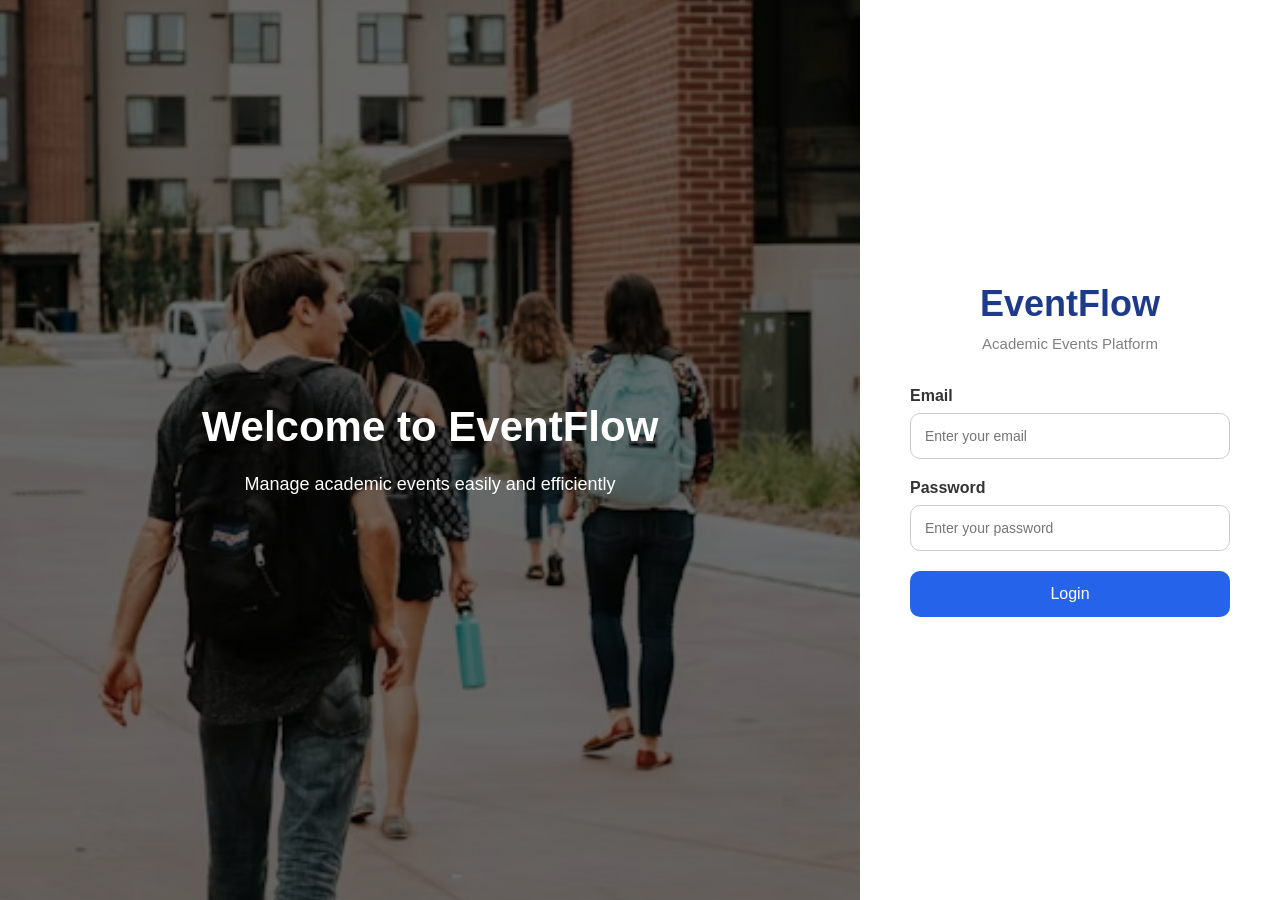
<file: eventFlow/index.html>
<!DOCTYPE html>
<html lang="es">
<head>
    <meta charset="UTF-8">
    <meta name="viewport" content="width=device-width, initial-scale=1.0">
    <title>EventFlow</title>
    
    <!-- Estilos en orden -->
    <link rel="stylesheet" href="css/styles.css">
    <link rel="stylesheet" href="css/login.css">
    <link rel="stylesheet" href="css/dashboard.css">
</head>
<body>
    <div id="app"></div>

    <!-- Scripts en orden correcto -->
    <script src="js/dashboard.js"></script>
    <script src="js/login.js"></script>
</body>
</html>
</file>
<file: eventFlow/css/styles.css>
/* Reset */
*{
    margin: 0;
    padding: 0;
    box-sizing: border-box;
}

/* Body */
body{
    font-family: Arial, Helvetica, sans-serif;
    background-color: #f4f7fb;
}
</file>
<file: eventFlow/css/login.css>
/* Reset */
*{
    margin:0;
    padding:0;
    box-sizing:border-box;
}

/* Contenedor login */
.login-container{
    width:100%;
    min-height:100vh;
    display:flex;
    font-family:Arial, Helvetica, sans-serif;
    background-color:#f4f7fb;
}

/* Imagen lateral */
.login-image{
    flex:1;
    background-image:url("../assets/images/login-bg.jpg");
    background-size:cover;
    background-position:center;
    position:relative;
    display:flex;
    justify-content:center;
    align-items:center;
}

/* Overlay */
.overlay{
    width:100%;
    height:100%;
    background-color:rgba(0,0,0,0.5);
    color:white;
    display:flex;
    flex-direction:column;
    justify-content:center;
    align-items:center;
    padding:40px;
    text-align:center;
}

/* Texto overlay */
.overlay h2{
    font-size:42px;
    margin-bottom:20px;
}

.overlay p{
    font-size:18px;
    max-width:400px;
    line-height:1.5;
}

/* Tarjeta login */
.login-card{
    width:420px;
    background-color:white;
    padding:50px;
    display:flex;
    flex-direction:column;
    justify-content:center;
    box-shadow:-5px 0 15px rgba(0,0,0,0.1);
}

/* Título */
.login-card h1{
    text-align:center;
    color:#1e3a8a;
    margin-bottom:10px;
    font-size:36px;
}

/* Subtítulo */
.subtitle{
    text-align:center;
    color:gray;
    margin-bottom:35px;
    font-size:15px;
}

/* Grupo formulario */
.form-group{
    margin-bottom:20px;
}

/* Labels */
.form-group label{
    display:block;
    margin-bottom:8px;
    font-weight:bold;
    color:#333;
}

/* Inputs */
.form-group input{
    width:100%;
    padding:14px;
    border:1px solid #ccc;
    border-radius:10px;
    font-size:14px;
    transition:0.3s;
}

/* Focus inputs */
.form-group input:focus{
    outline:none;
    border-color:#2563eb;
    box-shadow:0 0 8px rgba(37,99,235,0.3);
}

/* Botón */
button{
    width:100%;
    padding:14px;
    border:none;
    border-radius:10px;
    background-color:#2563eb;
    color:white;
    font-size:16px;
    cursor:pointer;
    transition:0.3s;
}

/* Hover botón */
button:hover{
    background-color:#1d4ed8;
}

/* Mensajes */
#message{
    margin-bottom:15px;
    text-align:center;
    font-size:14px;
    font-weight:bold;
}

/* Tablet */
@media(max-width:992px){

    .login-card{
        width:380px;
        padding:40px;
    }

    .overlay h2{
        font-size:34px;
    }

    .overlay p{
        font-size:16px;
    }
}

/* Mobile */
@media(max-width:768px){

    .login-container{
        flex-direction:column;
    }

    .login-image{
        width:100%;
        height:250px;
    }

    .overlay{
        padding:20px;
    }

    .overlay h2{
        font-size:28px;
    }

    .overlay p{
        font-size:14px;
    }

    .login-card{
        width:100%;
        max-width:450px;
        padding:35px 25px;
        margin:auto;
        box-shadow:none;
    }

    .login-card h1{
        font-size:30px;
    }
}

/* Small mobile */
@media(max-width:480px){

    .login-image{
        height:200px;
    }

    .overlay h2{
        font-size:24px;
    }

    .overlay p{
        font-size:13px;
    }

    .login-card{
        padding:30px 20px;
    }

    .form-group input{
        padding:12px;
        font-size:13px;
    }

    button{
        padding:12px;
        font-size:14px;
    }

    #message{
        font-size:12px;
    }
}

button:disabled{
    background-color:#93c5fd;
    cursor:not-allowed;
}

/* Error fetch */
.fetch-error{
    width:100%;
    height:100vh;
    display:flex;
    flex-direction:column;
    justify-content:center;
    align-items:center;
    text-align:center;
    font-family:Arial, Helvetica, sans-serif;
    background-color:#f4f7fb;
}

.fetch-error h2{
    color:#dc2626;
    margin-bottom:10px;
    font-size:32px;
}

.fetch-error p{
    color:#6b7280;
    font-size:16px;
}
</file>
<file: eventFlow/css/dashboard.css>
*{
    margin:0;
    padding:0;
    box-sizing:border-box;
    font-family:Arial, Helvetica, sans-serif;
}

.dashboard-container{
    display:flex;
    background:#f4f7fb;
    min-height:100vh;
}

/* SIDEBAR */

.sidebar{
    width:260px;
    background:#111827;
    color:white;
    padding:25px;
}

.logo-container{
    display:flex;
    align-items:center;
    gap:10px;
    margin-bottom:40px;
}

.logo-container img{
    width:45px;
}

.logo-container h2{
    font-size:1.5rem;
}

.sidebar nav{
    display:flex;
    flex-direction:column;
    gap:20px;
}

.sidebar nav a{
    color:white;
    text-decoration:none;
    display:flex;
    align-items:center;
    gap:12px;
    padding:12px;
    border-radius:10px;
    transition:0.3s;
}

.sidebar nav a:hover{
    background:#1f2937;
}

.sidebar nav img{
    width:22px;
}

.active-link{
    background:#2563eb;
}

/* MAIN */

.main-content{
    flex:1;
    padding:30px;
}

/* TOPBAR */

.topbar{
    display:flex;
    justify-content:space-between;
    align-items:center;
    margin-bottom:30px;
}

.topbar h1{
    font-size:1.8rem;
    margin-bottom:5px;
}

.topbar p{
    color:#6b7280;
    font-size:0.95rem;
}

.profile{
    display:flex;
    align-items:center;
    gap:15px;
}

.profile img{
    width:50px;
    border-radius:50%;
}

/* ✅ HOTFIX: BOTÓN LOGOUT */
.logout-btn{
    display:flex;
    align-items:center;
    gap:8px;
    padding:10px 16px;
    background:#ef4444;
    color:white;
    border:none;
    border-radius:8px;
    cursor:pointer;
    font-size:14px;
    font-weight:500;
    transition:all 0.3s;
    white-space:nowrap;
}

.logout-btn:hover{
    background:#dc2626;
    transform:translateY(-2px);
    box-shadow:0 4px 8px rgba(239, 68, 68, 0.3);
}

.logout-btn svg{
    width:18px;
    height:18px;
}

/* BANNER */

.banner img{
    width:100%;
    height:250px;
    object-fit:cover;
    border-radius:20px;
    margin-bottom:30px;
}

/* CARDS */

.cards{
    display:grid;
    grid-template-columns:repeat(auto-fit, minmax(220px,1fr));
    gap:20px;
    margin-bottom:40px;
}

.card{
    background:white;
    padding:25px;
    border-radius:18px;
    box-shadow:0 4px 10px rgba(0,0,0,0.08);
    transition:0.3s;
}

.card:hover{
    transform:translateY(-5px);
    box-shadow:0 6px 15px rgba(0,0,0,0.12);
}

.card h3{
    font-size:2rem;
    margin-bottom:10px;
    color:#2563eb;
}

.card p{
    color:#6b7280;
    font-size:0.9rem;
}

/* TABLE */

.table-section{
    background:white;
    padding:25px;
    border-radius:20px;
    box-shadow:0 4px 10px rgba(0,0,0,0.08);
    overflow-x:auto;
}

.table-header{
    display:flex;
    justify-content:space-between;
    align-items:center;
    margin-bottom:20px;
    flex-wrap:wrap;
    gap:15px;
}

.table-header h2{
    font-size:1.3rem;
}

.table-header button{
    background:#2563eb;
    color:white;
    border:none;
    padding:12px 18px;
    border-radius:10px;
    cursor:pointer;
    transition:0.3s;
    white-space:nowrap;
}

.table-header button:hover{
    background:#1d4ed8;
}

table{
    width:100%;
    border-collapse:collapse;
    min-width:600px;
}

th, td{
    padding:16px;
    text-align:left;
    border-bottom:1px solid #ddd;
}

th{
    font-weight:600;
    color:#374151;
    background:#f9fafb;
}

.active{
    color:green;
    font-weight:bold;
}

.pending{
    color:orange;
    font-weight:bold;
}

/* ========================================
   RESPONSIVE - MEDIA QUERIES
   ======================================== */

/* TABLET - Pantallas medianas (768px - 1024px) */
@media(max-width:1024px){
    
    .sidebar{
        width:220px;
        padding:20px;
    }
    
    .main-content{
        padding:20px;
    }
    
    .cards{
        grid-template-columns:repeat(auto-fit, minmax(180px,1fr));
        gap:15px;
    }
    
    .card h3{
        font-size:1.7rem;
    }
}

/* MÓVIL - Pantallas pequeñas (menos de 768px) */
@media(max-width:768px){

    .dashboard-container{
        flex-direction:column;
    }

    .sidebar{
        width:100%;
        padding:20px;
    }
    
    .logo-container{
        justify-content:center;
        margin-bottom:25px;
    }
    
    .sidebar nav{
        flex-direction:row;
        justify-content:center;
        gap:10px;
        flex-wrap:wrap;
    }
    
    .sidebar nav a{
        font-size:0.9rem;
        padding:10px 15px;
    }

    .main-content{
        padding:15px;
    }

    .topbar{
        flex-direction:column;
        align-items:flex-start;
        gap:15px;
    }
    
    .topbar h1{
        font-size:1.5rem;
    }
    
    .profile{
        width:100%;
        justify-content:space-between;
    }
    
    /* ✅ HOTFIX: Logout responsive */
    .logout-btn{
        font-size:13px;
        padding:8px 12px;
    }

    .banner img{
        height:180px;
        margin-bottom:20px;
    }

    .cards{
        grid-template-columns:repeat(auto-fit, minmax(150px,1fr));
        gap:12px;
        margin-bottom:25px;
    }
    
    .card{
        padding:20px;
    }
    
    .card h3{
        font-size:1.5rem;
    }

    .table-section{
        padding:15px;
    }
    
    .table-header{
        flex-direction:column;
        align-items:stretch;
        gap:12px;
    }
    
    .table-header h2{
        font-size:1.1rem;
    }
    
    .table-header button{
        width:100%;
    }
    
    table{
        font-size:0.85rem;
    }
    
    th, td{
        padding:12px 8px;
    }
}

/* MÓVIL PEQUEÑO - Pantallas muy pequeñas (menos de 480px) */
@media(max-width:480px){
    
    .logo-container h2{
        font-size:1.2rem;
    }
    
    .topbar h1{
        font-size:1.3rem;
    }
    
    .topbar p{
        font-size:0.85rem;
    }
    
    .profile{
        flex-direction:column;
        align-items:flex-start;
        gap:10px;
    }
    
    .logout-btn{
        width:100%;
        justify-content:center;
    }
    
    .banner img{
        height:150px;
    }
    
    .cards{
        grid-template-columns:1fr;
    }
    
    .card h3{
        font-size:1.8rem;
    }
    
    table{
        font-size:0.8rem;
    }
    
    th, td{
        padding:10px 6px;
    }
}
</file>
